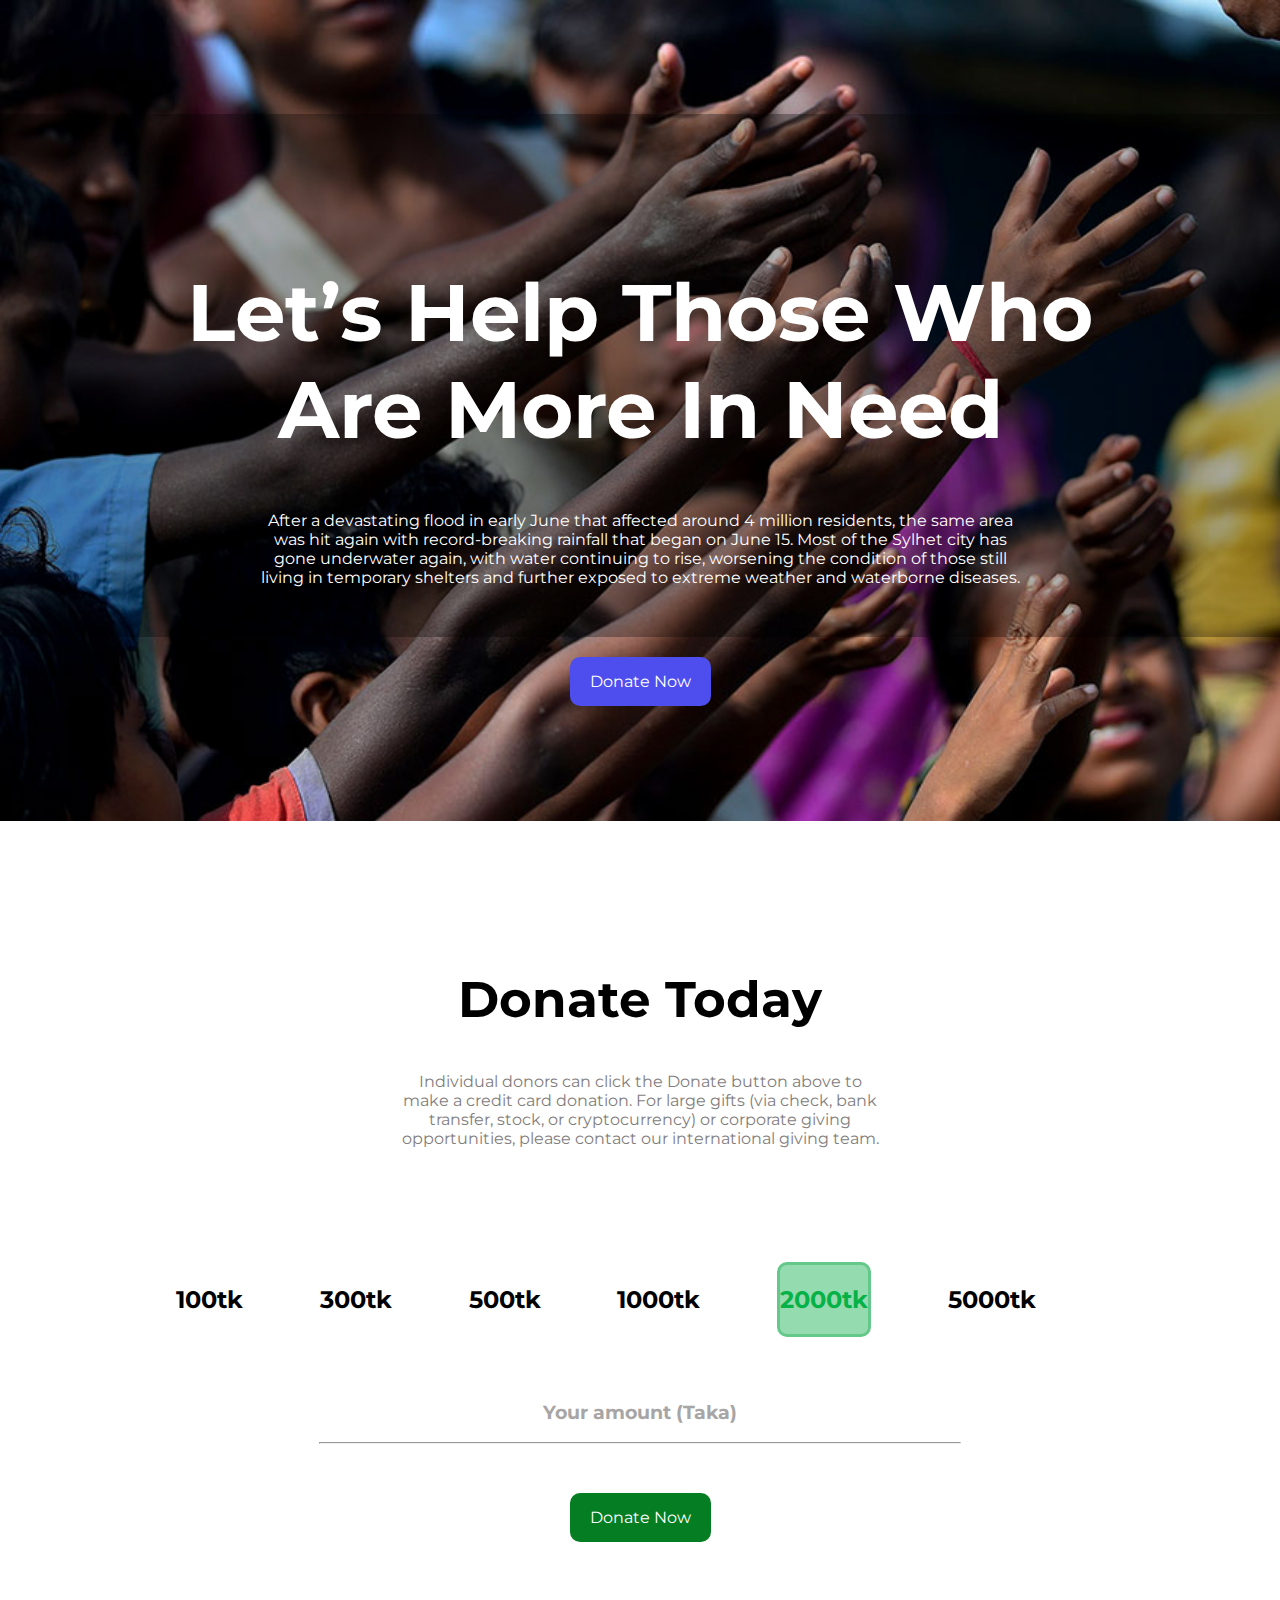
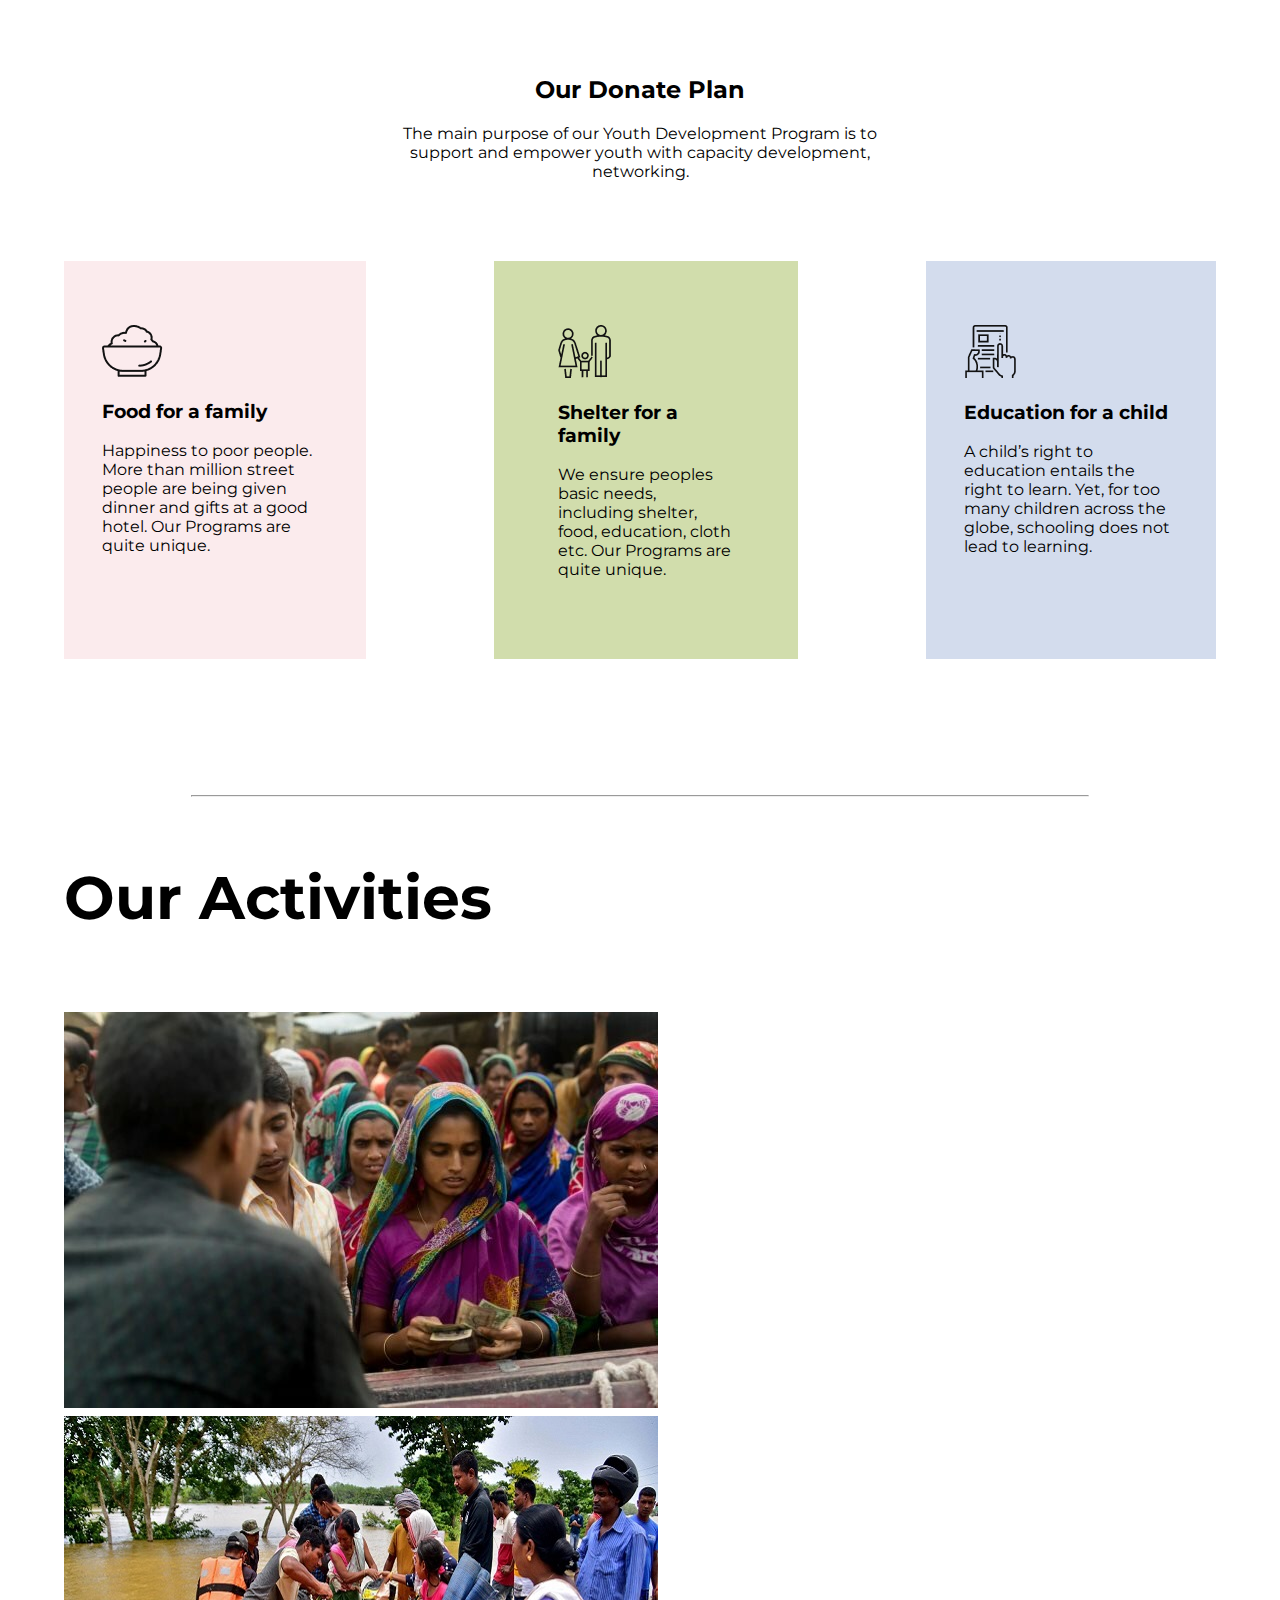
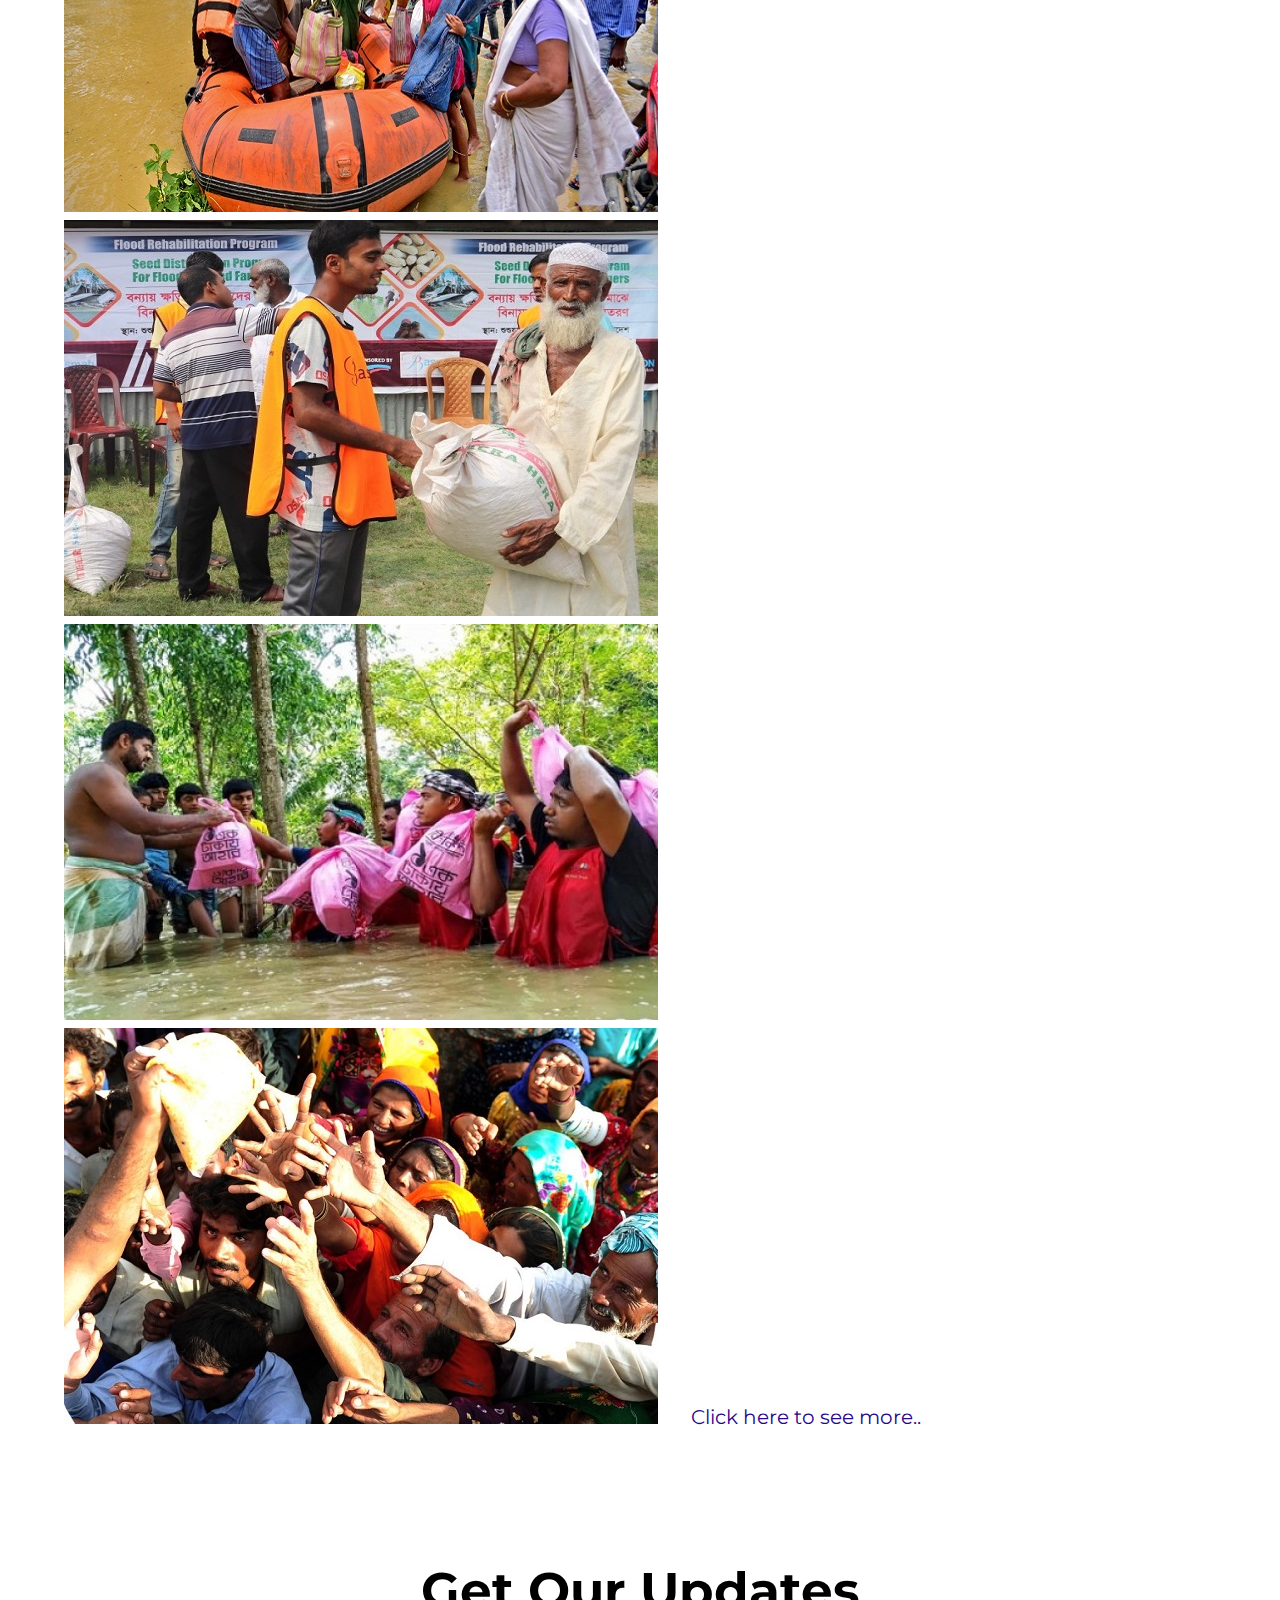
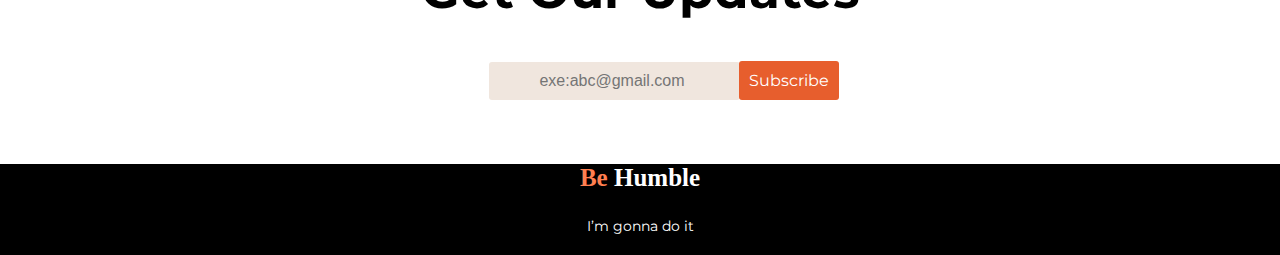
<file: index.html>
<!DOCTYPE html>
<html lang="en">
  <head>
    <meta charset="UTF-8" />
    <meta http-equiv="X-UA-Compatible" content="IE=edge" />
    <meta name="viewport" content="width=device-width, initial-scale=1.0" />
    <title>Help For Cause</title>
    <link rel="preconnect" href="https://fonts.googleapis.com" />
    <link rel="preconnect" href="https://fonts.gstatic.com" crossorigin />
    <link
      href="https://fonts.googleapis.com/css2?family=Montserrat:wght@700&display=swap"
      rel="stylesheet"
    />
    <link rel="stylesheet" href="style.css" />
  </head>
  <body>
    <section class="front-portion">
      <div class="background">
        <h1 class="heading">Let’s Help Those Who Are More In Need</h1>
        <p class="front-paragraph">
          After a devastating flood in early June that affected around 4 million
          residents, the same area was hit again with record-breaking rainfall
          that began on June 15. Most of the Sylhet city has gone underwater
          again, with water continuing to rise, worsening the condition of those
          still living in temporary shelters and further exposed to extreme
          weather and waterborne diseases.
        </p>
      </div>
      <br />
      <a
        class="donate"
        href="https://bidyanondo.org/donation-clarification"
        target="_blank"
        rel="noopener noreferrer"
        >Donate Now</a
      >
    </section>
    <section class="second-portion">
      <div class="padding">
        <h2 class="heading2">Donate Today</h2>
        <p class="second-p">
          Individual donors can click the Donate button above to make a credit
          card donation. For large gifts (via check, bank transfer, stock, or
          cryptocurrency) or corporate giving opportunities, please contact our
          international giving team.
        </p>
      </div>
      <div class="container">
        <div class="amount">
          <h2>100tk</h2>
        </div>
        <div class="amount">
          <h2>300tk</h2>
        </div>
        <div class="amount">
          <h2>500tk</h2>
        </div>
        <div class="amount">
          <h2>1000tk</h2>
        </div>
        <div class="select">
          <h2>2000tk</h2>
        </div>
        <div class="amount">
          <h2>5000tk</h2>
        </div>
      </div>
      <div class="funds">
        <h3>Your amount (Taka)</h3>
        <hr class="horizontal" />
        <a
          class="donate2"
          href="http://127.0.0.1:5500/success.html"
          target="_blank"
          rel="noopener noreferrer"
          >Donate Now</a
        >
      </div>
    </section>

    <section class="donate-plan">
      <h2 class="plan1">Our Donate Plan</h2>
      <p class="plan2">
        The main purpose of our Youth Development Program is to support and empower youth with capacity development, networking.
      </p>
      <div class="flex">
        <div class="para1">
          <img src="icons/food.png" alt="food" />
          <h3>Food for a family</h3>
          <p>
            Happiness to poor people. More than million street people are being
            given dinner and gifts at a good hotel. Our Programs are quite
            unique.
          </p>
        </div>
        <div class="para2">
          <img src="icons/shelter.png" alt="shelter" />
          <h3>Shelter for a family</h3>
          <p>
            We ensure peoples basic needs, including shelter, food, education,
            cloth etc. Our Programs are quite unique.
          </p>
        </div>
        <div class="para3">
          <img src="icons/Frame-1.png" alt="education" />
          <h3>Education for a child</h3>
          <p>
            A child’s right to education entails the right to learn. Yet, for
            too many children across the globe, schooling does not lead to
            learning.
          </p>
        </div>
      </div>
    </section>
    <section>
      <hr class="horizontal2" />

      <div class="activites">
        <h1 class="heading3">Our Activities</h1>
        <br />
        <img class="image" src="images/donation1.jpg" alt="relief-image" />
        <img class="image" src="images//relief2.jpg" alt="relief-image" />
        <img class="image" src="images/relief3.jpg" alt="relief-image" />
        <img class="image" src="images/relief4.jpg" alt="relief-image" />
        <img class="image" src="images/relief5.jpg" alt="relief-image" />
        <a href="#" class="see-more">Click here to see more..</a>
      </div>
    </section>
    <div class="contact">
      <h2 class="contact-head">Get Our Updates</h2>
      <input type="email" id="email" placeholder="exe:abc@gmail.com" />
      <a href="#" class="button">Subscribe</a>
    </div>
    <footer id="information">
      <h3><span>Be</span> Humble</h3>
      <p>I’m gonna do it</p>
    </footer>
  </body>
</html>
</file>
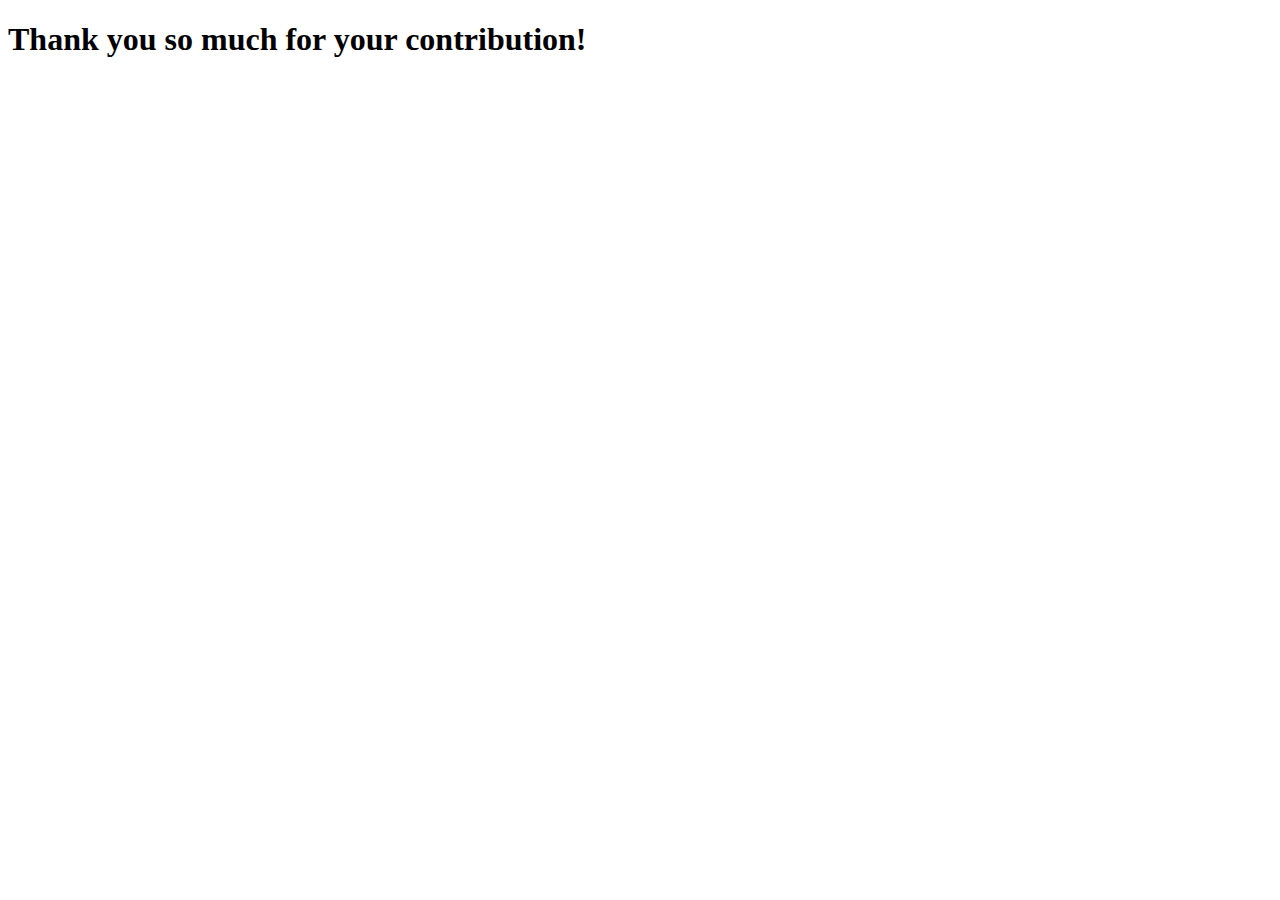
<file: success.html>
<!DOCTYPE html>
<html lang="en">
<head>
    <meta charset="UTF-8">
    <meta http-equiv="X-UA-Compatible" content="IE=edge">
    <meta name="viewport" content="width=device-width, initial-scale=1.0">
    <title>Success</title>
</head>
<body>
    <h1>Thank you so much for your contribution!</h1>
</body>
</html>
</file>
<file: style.css>
body {
  font-family: "Montserrat", sans-serif;
  /* margin-left: 0;
  margin-top: 0; */
  margin: 0;
  width: 100%;
  height: 100%;
}
.front-portion {
  background-image: url(images/donation13.jpg);
  margin: 0;
  text-align: center;
  background-size: cover;
  background-repeat: no-repeat;
  color: white;
  width: 100%;
  margin-left: 0;
  /* padding-left: 5%;
  padding-right: 5%; */
  padding-bottom: 130px;
  padding-top: 60px;
}
.background {
  background-color: rgb(0, 0, 0, 0.3);
}
.heading {
  padding-left: 10%;
  padding-right: 10%;
  font-size: 80px;
  padding-top: 150px;
  padding-bottom: 0;
  /* background-color: rgb(0,0,0,0.2); */
}
.front-paragraph {
  padding-left: 10%;
  padding-right: 10%;
  font-size: 16px;
  padding-top: 0;
  padding-bottom: 50px;
  padding-left: 20%;
  padding-right: 20%;
  /* background-color: rgb(0,0,0,0.2); */
}
.donate {
  text-decoration: none;
  background-color: rgb(78, 78, 238);
  color: white;
  padding: 15px 20px;
  border-radius: 10px;
  /* margin-bottom: 10%; */
}
.second-portion {
  text-align: center;
}
.heading2 {
  margin-top: 10%;
  font-size: 50px;
  padding-top: 100px;
  padding-bottom: 0;
}
.padding {
  padding-left: 400px;
  padding-right: 400px;
}
.second-p {
  font-size: 16px;
  color: rgb(127, 125, 125);
  padding-bottom: 50px;
}
.container {
  display: flex;
  justify-content: space-between;
  align-items: center;
  padding-left: 30px;
  padding-right: 30px;
  /* width: 500px;
  height: 100px; */
  width: 70%;
  border-radius: 20px;
  margin-left: 10%;
  margin-right: 10%;
  margin-top: 5%;
  margin-bottom: 5%;
}
.select {
  background-color: rgb(148, 219, 175);
  border-style: solid;
  border-color: rgb(101, 200, 139);
  border-radius: 10px;
  color: rgb(6, 178, 72);
  margin-left: 2%;
  margin-right: 2%;
}
.container .amount {
  color: black;
  margin-left: 2%;
  margin-right: 2%;
}
.horizontal {
  width: 50%;
  margin-bottom: 5%;
}
.funds h3 {
  color: rgb(167, 165, 165);
}
.donate2 {
  text-decoration: none;
  background-color: rgb(5, 126, 35);
  color: white;
  padding: 15px 20px;
  border-radius: 10px;
  margin-bottom: 10%;
}
.flex {
  display: flex;
}
.donate-plan {
  padding-bottom: 10%;
}
.plan1 {
  padding-top: 10%;
  text-align: center;
  padding-left: 30%;
  padding-right: 30%;
}
.plan2 {
  padding-bottom: 5%;
  text-align: center;
  padding-left: 30%;
  padding-right: 30%;
}
.para1 {
  text-align: start;
  margin-left: 5%;
  margin-right: 5%;
  padding-top: 5%;
  padding-bottom: 5%;
  padding-left: 3%;
  padding-right: 3%;
  background-color: rgba(250, 230, 233, 0.819);
}
.para2 {
  text-align: start;
  padding-top: 5%;
  padding-bottom: 5%;
  padding-left: 5%;
  padding-right: 5%;
  background-color: rgba(199, 213, 154, 0.819);
  margin-left: 5%;
  margin-right: 5%;
}
.para3 {
  text-align: start;
  padding-top: 5%;
  padding-bottom: 5%;
  padding-left: 3%;
  padding-right: 3%;
  background-color: rgba(154, 176, 213, 0.441);
  margin-left: 5%;
  margin-right: 5%;
}
.horizontal2 {
  width: 70%;
  /* padding-bottom: 0; */
}
image {
  width: 100%;
}
.activites {
  font-size: 30px;
  margin-top: 5%;
  margin-left: 5%;
  margin-right: 5%;
  margin-bottom: 10%;
}
.contact {
  padding-right: 10px;
  padding-left: 10px;
  margin-left: 10%;
  margin-right: 10%;
}
.contact-head {
  font-size: 50px;
}
#email {
  padding-bottom: 10%;
  margin-left: 35%;
  width: 15%;
  background-color: rgb(240, 230, 222);
  color: black;
  padding: 10px 50px;
  border-radius: 3px;
  border: black;
  font-size: 16px;
  text-align: start;
}
.button {
  text-decoration: none;
  width: 10%;
  background-color: rgb(231, 94, 45);
  color:white;
  padding: 10px 10px;
  border-radius: 3px;
  border: black;
  font-size: 16px;
  text-align: center;
  margin-left: -5px;
}
footer {
  background-color: black;
  color: white;
  text-align: center;
  margin: 0;
}
footer span {
  color: coral;
}
footer h3 {
  margin-top: 5%;
  font-size: 25px;
  font-family: "The Nautigal", cursive;
}
footer p {
  font-size: 14px;
  padding-bottom: 20px;
  margin-bottom: 0;
}
.contact h2 {
  text-align: center;
}
.see-more {
  text-decoration: none;
  width: 10%;
  color: rgb(39, 8, 139);
  padding: 10px 10px;
  border-radius: 3px;
  font-size: 20px;
  text-align: center;
  margin-left: 15px;
}
</file>
